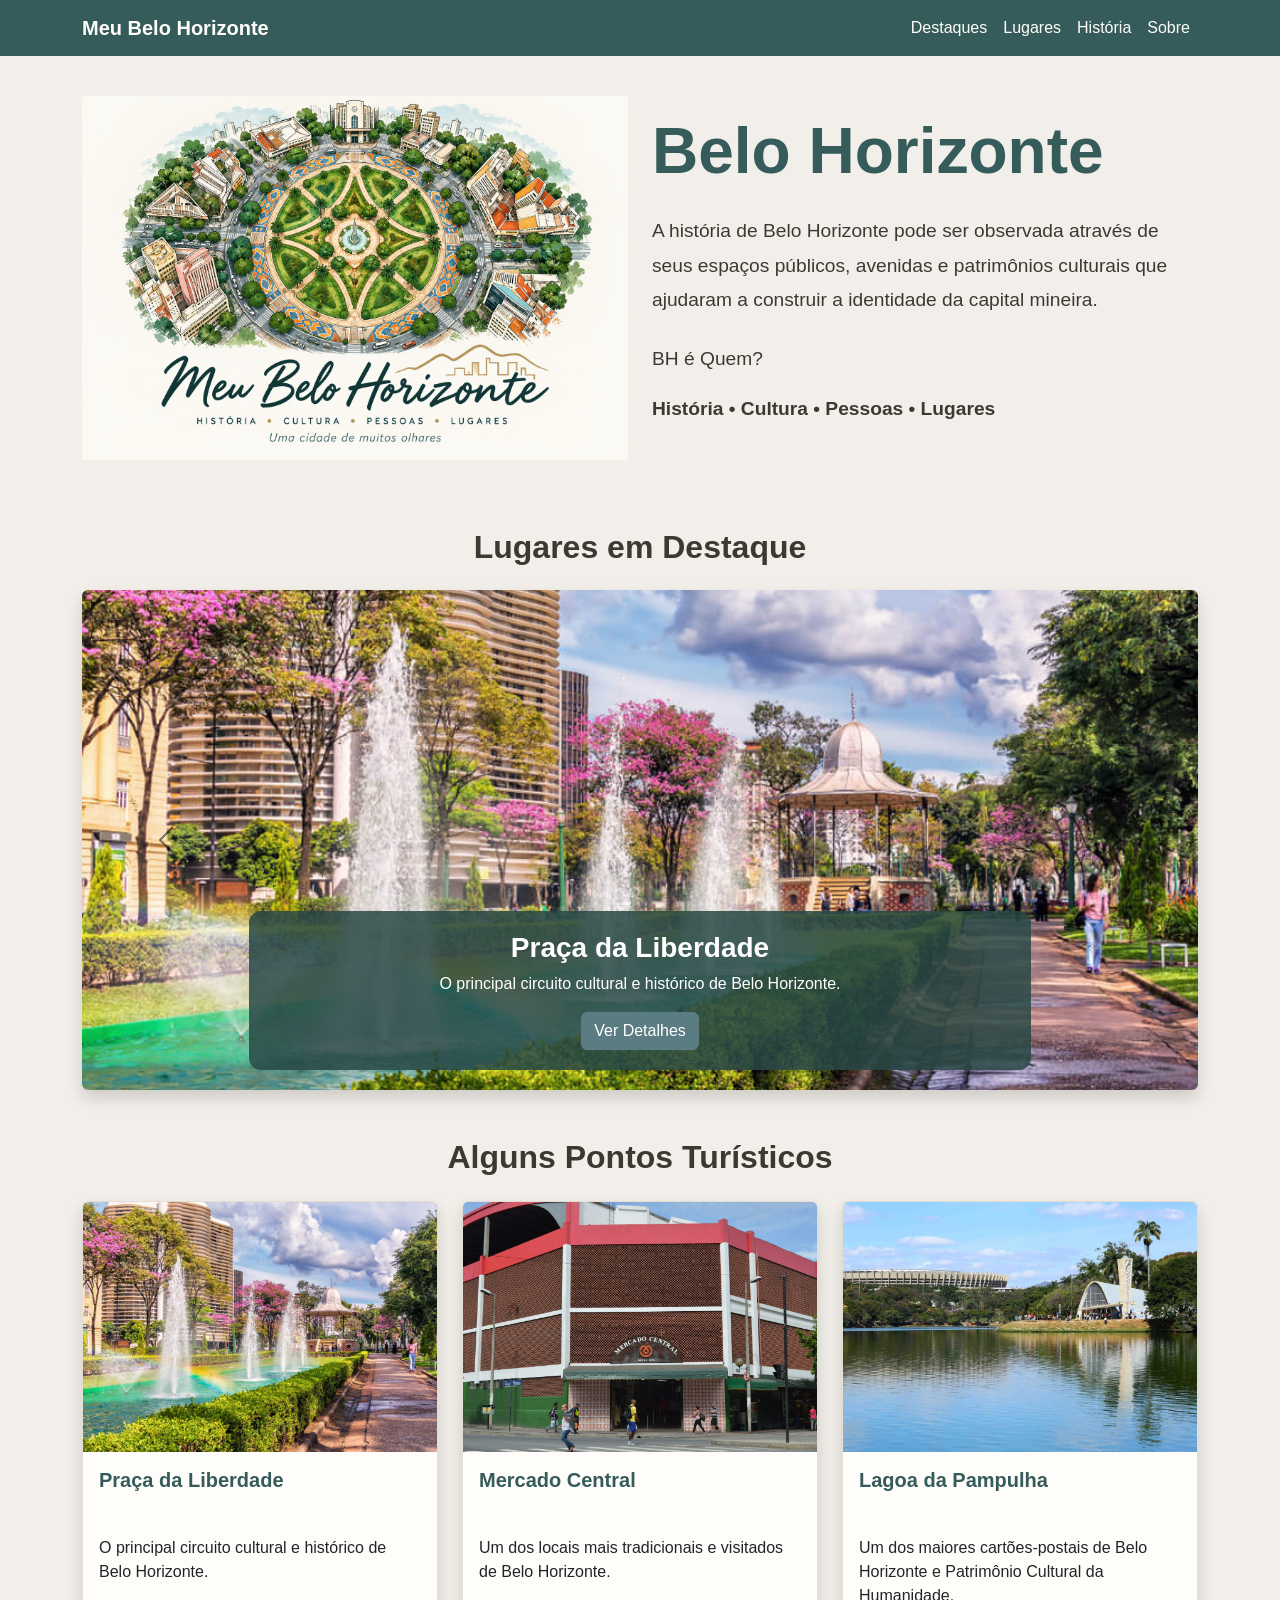
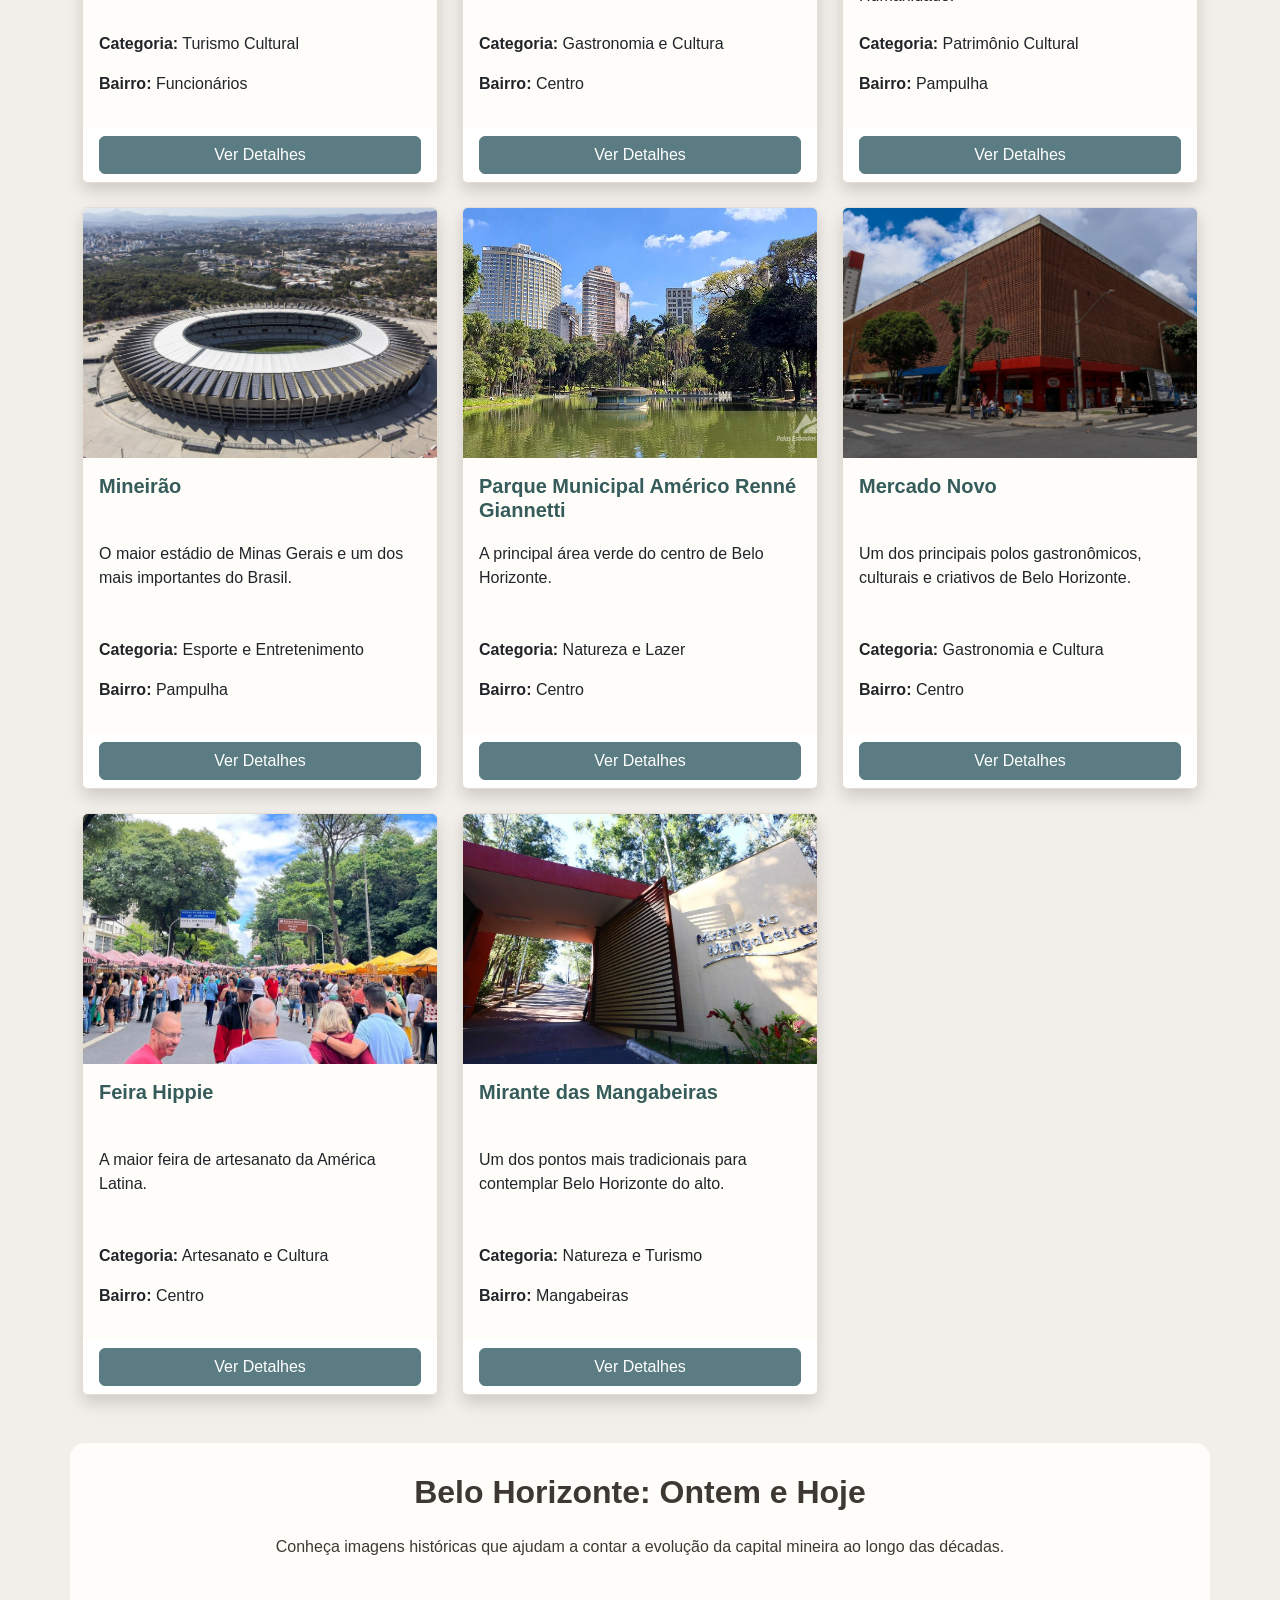
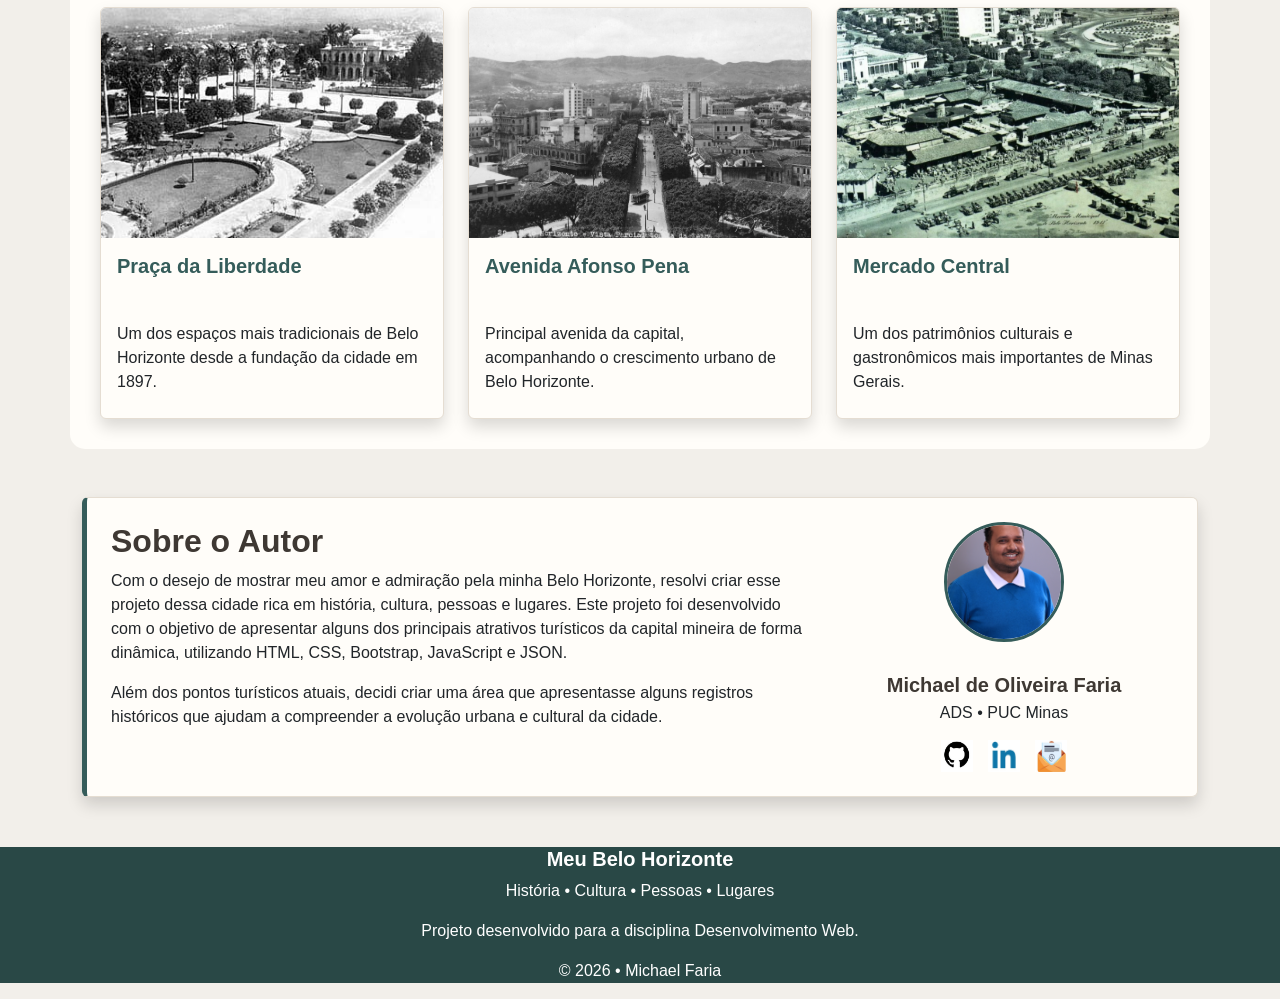
<file: index.html>
<!DOCTYPE html>
<html lang="pt-BR">

<head>

    <meta charset="UTF-8">
    <meta name="viewport" content="width=device-width, initial-scale=1.0">

    <title>BH</title>

    <!-- Bootstrap -->
    <link
        href="https://cdn.jsdelivr.net/npm/bootstrap@5.3.7/dist/css/bootstrap.min.css"
        rel="stylesheet">

    <!-- CSS -->
    <link
        rel="stylesheet"
        href="./assets/css/styles.css">

</head>

<body>

    <!-- ==========================
         CABEÇALHO
    =========================== -->

    <nav class="navbar navbar-expand-lg navbar-dark">

        <div class="container">

            <a class="navbar-brand fw-bold"
                href="index.html">

                Meu Belo Horizonte

            </a>

            <button
                class="navbar-toggler"
                type="button"
                data-bs-toggle="collapse"
                data-bs-target="#menuPrincipal">

                <span class="navbar-toggler-icon"></span>

            </button>

            <div
                class="collapse navbar-collapse"
                id="menuPrincipal">

                <ul class="navbar-nav ms-auto">

                    <li class="nav-item">
                        <a class="nav-link"
                            href="#destaques">
                            Destaques
                        </a>
                    </li>

                    <li class="nav-item">
                        <a class="nav-link"
                            href="#lugares">
                            Lugares
                        </a>
                    
                    </li>

                    <li class="nav-item">
                        <a class="nav-link"
                            href="#ontem-hoje">
                            História
                        </a>
                    </li>

                    <li class="nav-item">
                        <a class="nav-link"
                            href="#autor">
                            Sobre
                        </a>
                    </li>

                </ul>

            </div>

        </div>

    </nav>

    <!-- ==========================
         Logo e Banner
    =========================== -->

<section class="meubh-logo">

    <div class="container">

        <div class="row align-items-center">

            <div class="col-lg-6 text-center">

                <img
                    src="./assets/imagens/logo/Logo.png"
                    alt="Meu Belo Horizonte"
                    class="meubh-logo-img">

            </div>

            <div class="col-lg-6">

                <h1 class="display-4 fw-bold">

                    Belo Horizonte

                </h1>

                <p class="lead mt-4">

                    A história de Belo Horizonte pode ser
                    observada através de seus espaços
                    públicos, avenidas e patrimônios
                    culturais que ajudaram a construir a
                    identidade da capital mineira.

                </p>

                <p class="lead mt-4">

                    BH é Quem?

                </p>

                <p class="mt-3">

                    <strong>
                        História • Cultura • Pessoas • Lugares
                    </strong>

                </p>

            </div>

        </div>

    </div>

</section>

    <!-- ==========================
         DESTAQUES
    =========================== -->

    <section
        id="destaques"
        class="container mt-5">

        <h2 class="text-center mb-4 fw-bold">

            Lugares em Destaque

        </h2>

        <div id="carouselDestaques"
            class="carousel slide shadow rounded overflow-hidden"
            data-bs-ride="carousel">

            <div class="carousel-inner"
                id="carousel-container">

                <!-- app.js -->

            </div>

            <button
                class="carousel-control-prev"
                type="button"
                data-bs-target="#carouselDestaques"
                data-bs-slide="prev">

                <span
                    class="carousel-control-prev-icon">
                </span>

            </button>

            <button
                class="carousel-control-next"
                type="button"
                data-bs-target="#carouselDestaques"
                data-bs-slide="next">

                <span
                    class="carousel-control-next-icon">
                </span>

            </button>

        </div>

    </section>

    <!-- ==========================
         TODOS OS LUGARES
    =========================== -->

    <section
        id="lugares"
        class="container mt-5">

        <h2 class="text-center mb-4 fw-bold">

            Alguns Pontos Turísticos

        </h2>

        <div
            id="product-list"
            class="row g-4">

            <!-- app.js -->

        </div>

    </section>

<!-- ==========================
     BH: ONTEM E HOJE
========================== -->

<section id="ontem-hoje" class="container mt-5 mb-5">

    <h2 class="text-center mb-4 fw-bold">
        Belo Horizonte: Ontem e Hoje
    </h2>

    <p class="text-center mb-5">
        Conheça imagens históricas que ajudam a contar
        a evolução da capital mineira ao longo das décadas.
    </p>

    <div class="row g-4">

        <!-- Praça da Liberdade -->

        <div class="col-md-4">

            <div class="card h-100 shadow">

                <img
                    src="./assets/imagens/historicas/pracalb.jpg"
                    class="card-img-top"
                    alt="Praça da Liberdade antiga">

                <div class="card-body">

                    <h5 class="card-title">
                        Praça da Liberdade
                    </h5>

                    <p class="card-text">

                        Um dos espaços mais tradicionais
                        de Belo Horizonte desde a fundação
                        da cidade em 1897.

                    </p>

                </div>

            </div>

        </div>

        <!-- Avenida Afonso Pena -->

        <div class="col-md-4">

            <div class="card h-100 shadow">

                <img
                    src="./assets/imagens/historicas/Afonso.jpg"
                    class="card-img-top"
                    alt="Avenida Afonso Pena antiga">

                <div class="card-body">

                    <h5 class="card-title">
                        Avenida Afonso Pena
                    </h5>

                    <p class="card-text">

                        Principal avenida da capital,
                        acompanhando o crescimento
                        urbano de Belo Horizonte.

                    </p>

                </div>

            </div>

        </div>

        <!-- Mercado Central -->

        <div class="col-md-4">

            <div class="card h-100 shadow">

                <img
                    src="./assets/imagens/historicas/Mercado.jpg"
                    class="card-img-top"
                    alt="Mercado Central antigo">

                <div class="card-body">

                    <h5 class="card-title">
                        Mercado Central
                    </h5>

                    <p class="card-text">

                        Um dos patrimônios culturais e
                        gastronômicos mais importantes
                        de Minas Gerais.

                    </p>

                </div>

            </div>

        </div>

    </div>

</section>

    <!-- ==========================
         SOBRE O DESENVOLVEDOR
    =========================== -->

    <section id="autor" class="container mt-5 mb-5">

    <div class="card shadow p-4">

        <div class="row">

            <!-- COLUNA ESQUERDA -->

            <div class="col-lg-8">

                <h2>

                    Sobre o Autor

                </h2>

                <p>

                    Com o desejo de mostrar meu amor e 
                    admiração pela minha Belo Horizonte,
                    resolvi criar esse projeto dessa
                    cidade rica em história, cultura,
                    pessoas e lugares.
                    Este projeto foi desenvolvido com o
                    objetivo de apresentar alguns dos
                    principais atrativos turísticos da
                    capital mineira de forma dinâmica,
                    utilizando HTML, CSS, Bootstrap,
                    JavaScript e JSON.

                </p>

                <p>

                    Além dos pontos turísticos atuais,
                    decidi criar uma área que apresentasse
                    alguns registros históricos que ajudam
                    a compreender a evolução urbana e
                    cultural da cidade.

                </p>

            </div>

            <!-- COLUNA DIREITA -->

            <div class="col-lg-4 text-center">

                <img
                    src="./assets/imagens/rodape/michaelfaria.JPG"
                    alt="Michael de Oliveira Faria"
                    class="autor-foto">

                <h5 class="mt-3">

                    Michael de Oliveira Faria

                </h5>

                <p class="curso">
                     ADS • PUC Minas
                </p>

            <div class="redes">

                <a
                    href="https://github.com/michaelofaria"
                    target="_blank">

                <img
                    src="./assets/imagens/rodape/git.jpg"
                    alt="GitHub">

                </a>

                <a
                    href="https://www.linkedin.com/in/miichael-faria/"
                    target="_blank">

                <img
                    src="./assets/imagens/rodape/Linkedin.jpg"
                    alt="LinkedIn">

                </a>

                <a
                    href="mailto:michael.ofari@gmail.com">

                <img
                    src="./assets/imagens/rodape/Email.jpg"
                    alt="E-mail">

                </a>

            </div>

        </div>

    </div>

</section>

    <!-- ==========================
         RODAPÉ
    =========================== -->

    <footer>

    <div class="container text-center">

        <h5>

            Meu Belo Horizonte

        </h5>

        <p>

            História • Cultura • Pessoas • Lugares

        </p>

        <p>

            Projeto desenvolvido para a disciplina
            Desenvolvimento Web.

        </p>

        <p>

            © 2026 • Michael Faria

        </p>

    </div>

    </footer>

    <!-- Bootstrap JS -->

    <script
        src="https://cdn.jsdelivr.net/npm/bootstrap@5.3.7/dist/js/bootstrap.bundle.min.js">
    </script>

    <!-- App -->

    <script src="./assets/js/app.js"></script>

</body>

</html>
</file>
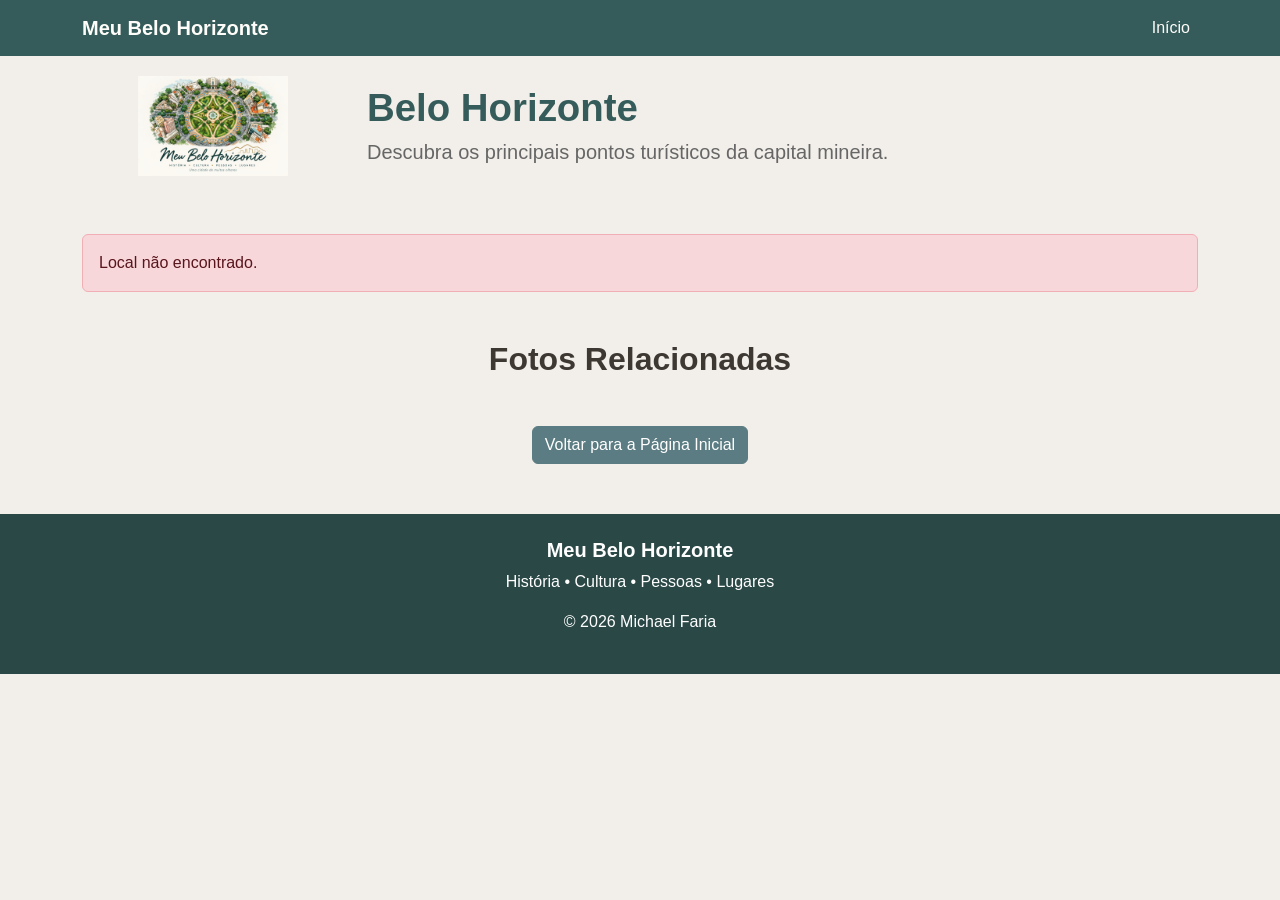
<file: detalhes.html>
<!DOCTYPE html>
<html lang="pt-BR">

<head>

    <meta charset="UTF-8">
    <meta name="viewport" content="width=device-width, initial-scale=1.0">

    <title>Detalhes do Local</title>

    <!-- Bootstrap -->

    <link
        href="https://cdn.jsdelivr.net/npm/bootstrap@5.3.7/dist/css/bootstrap.min.css"
        rel="stylesheet">

    <!-- CSS -->

    <link
        rel="stylesheet"
        href="./assets/css/styles.css">

</head>


<body>

    <!-- ==========================
         CABEÇALHO
    =========================== -->

    <nav class="navbar navbar-expand-lg navbar-dark">

        <div class="container">

            <a
                class="navbar-brand fw-bold"
                href="index.html">

                Meu Belo Horizonte

            </a>

            <button
                class="navbar-toggler"
                type="button"
                data-bs-toggle="collapse"
                data-bs-target="#menuPrincipal">

                <span class="navbar-toggler-icon">
                </span>

            </button>

            <div
                class="collapse navbar-collapse"
                id="menuPrincipal">

                <ul class="navbar-nav ms-auto">

                    <li class="nav-item">

                        <a
                            class="nav-link"
                            href="index.html">

                            Início

                        </a>

                    </li>

                </ul>

            </div>

        </div>

    </nav>


    <!-- ==========================
         Logo e Banner
    =========================== -->

<section class="detalhe-topo">

    <div class="container">

        <div class="row align-items-center">

            <div class="col-md-3 text-center">

                <img
                    src="./assets/imagens/logo/Logo.png"
                    alt="Meu Belo Horizonte"
                    class="detalhe-logo">

            </div>

            <div class="col-md-9">

                <h1 id="titulo-detalhe">

                    Belo Horizonte

                </h1>

                <p
                    id="subtitulo-detalhe"
                    class="lead">

                    Descubra os principais pontos turísticos da capital mineira.

                </p>

            </div>

        </div>

    </div>

</section>

    <!-- ==========================
         DETALHES DO LOCAL
    =========================== -->

    <main class="container my-5">

        <section id="product-details">

            <!-- app.js -->

        </section>

        <!-- ==========================
             GALERIA
        =========================== -->

        <section class="mt-5">

            <h2 class="text-center mb-4">

                Fotos Relacionadas

            </h2>

            <div
                id="galeria-fotos"
                class="row g-4">

                <!-- app.js -->

            </div>

        </section>

        <!-- ==========================
             VOLTAR
        =========================== -->

        <div class="text-center mt-5">

            <a
                href="index.html"
                class="btn btn-primary">

                Voltar para a Página Inicial

            </a>

        </div>

    </main>

    <!-- ==========================
         RODAPÉ
    =========================== -->

    <footer class="text-center p-4">

        <div class="container">

            <h5>

                Meu Belo Horizonte

            </h5>

            <p>

                História • Cultura • Pessoas • Lugares

            </p>

            <p>

                © 2026 Michael Faria

            </p>

        </div>

    </footer>

    <!-- Bootstrap -->

    <script
        src="https://cdn.jsdelivr.net/npm/bootstrap@5.3.7/dist/js/bootstrap.bundle.min.js">
    </script>

    <!-- App -->

    <script src="./assets/js/app.js"></script>

</body>

</html>
</file>
<file: assets/css/styles.css>
/* ==================================
   GERAL
================================== */

body {
    font-family: Arial, sans-serif;
    background-color: #F2EFEA;
    color: #3E3833;
    margin: 0;
    padding: 0;
}

/* ==================================
   NAVBAR
================================== */

.navbar {
    background-color: #355C5A !important;
}

.navbar-brand,
.nav-link {
    color: #FFFDF9 !important;
}

.nav-link:hover {
    color: #E6D3B1 !important;
}

/* ==================================
   LOGO MEU BH
================================== */

.meubh-logo {

    padding: 40px 20px 20px;

}

.meubh-logo-img {

    width: 100%;
    max-width: 900px;
    height: auto;

}

.meubh-logo h1 {

    color: #355C5A;
    font-weight: 700;
    font-size: 4rem;

}

.meubh-logo p {

    font-size: 1.2rem;
    line-height: 1.8;

}

/* ==================================
   BANNER TEXTO
================================== */

.banner-apresentacao {

    background-color: transparent;
    padding: 30px;
    text-align: center;

}

.banner-apresentacao h1 {

    font-size: 3rem;
    color: #355C5A;
    font-weight: 700;

}

.banner-apresentacao p {

    font-size: 1.1rem;
    max-width: 800px;
    margin: auto;

}

/* ==================================
   TÍTULOS
================================== */

h1,
h2,
h3,
h4,
h5 {
    color: #3E3833;
    font-weight: 600;
}

/* ==================================
   CAROUSEL
================================== */

.carousel {

    border-radius: 15px;
    overflow: hidden;

}

.carousel-img {

    width: 100%;
    height: 500px;
    object-fit: cover;

}

.carousel-caption {

    background: rgba(41, 72, 70, 0.85);
    padding: 20px;
    border-radius: 12px;

}

.carousel-caption h3,
.carousel-caption p {

    color: white;

}

.carousel-control-prev-icon,
.carousel-control-next-icon {

    filter: invert(100%);

}

/* ==================================
   BOTÕES
================================== */

.btn-primary {

    background-color: #5B7C82;
    border-color: #5B7C82;

}

.btn-primary:hover {

    background-color: #486970;
    border-color: #486970;

}

.btn-outline-primary {

    color: #5B7C82;
    border-color: #5B7C82;

}

.btn-outline-primary:hover {

    background-color: #5B7C82;
    color: white;

}

/* ==================================
   CARDS DOS LUGARES
================================== */

.card {

    border: 1px solid #E5DDD2;
    background-color: #FFFDF9;
    transition: 0.3s ease;

}

.card:hover {

    transform: translateY(-5px);
    box-shadow: 0 6px 20px rgba(0, 0, 0, 0.15);

}

.card-img-top {

    height: 250px;
    object-fit: cover;

}

.card-title {

    color: #355C5A;
    min-height: 60px;
    font-size: 1.25rem;

}

.card-text {

    min-height: 80px;

}

.card-footer {

    background: transparent;

}

/* ==================================
   SEÇÃO HISTÓRICA
================================== */

#ontem-hoje {

    background-color: #FFFDF9;
    padding: 30px;
    border-radius: 15px;

}

#ontem-hoje img {

    height: 230px;
    object-fit: cover;

}

#ontem-hoje .card-title {

    color: #355C5A;

}

/* ==================================
   DETALHES
================================== */

#product-details .card {

    border: none;

}

#product-details img {

    width: 100%;
    min-height: 450px;
    object-fit: cover;

}

#product-details .card-title {

    color: #355C5A;
    margin-bottom: 20px;

}

/* ==================================
   GALERIA DE FOTOS
================================== */

#galeria-fotos img {

    height: 250px;
    object-fit: cover;

}

#galeria-fotos .card {

    transition: 0.3s ease;

}

#galeria-fotos .card:hover {

    transform: translateY(-5px);

}

/* ==================================
   SOBRE O DESENVOLVEDOR
================================== */

#autor .card {

    background-color: #FFFDF9;
    border-left: 5px solid #355C5A;

}

.autor-foto {

    width: 120px;
    height: 120px;
    object-fit: cover;
    border-radius: 50%;
    border: 3px solid #355C5A;
    margin-bottom: 15px;

}

.redes p {

    margin-bottom: 8px;

}

#autor h5 {

    margin-top: 10px;
    margin-bottom: 4px;

}

.curso {
    
    margin-bottom: 15px;

}

.redes {

    display: flex;
    justify-content: center;
    gap: 15px;
    margin-top: 15px;

}

.redes img {

    width: 32px;
    height: 32px;
    transition: 0.3s ease;

}

.redes img:hover {

    transform: scale(1.15);

}

/* ==================================
   FOOTER
================================== */

footer {

    background-color: #294846 !important;
    color: white;
    margin-top: 50px;

}

footer h5 {

    color: white;

}

/* ==================================
   TOPO DETALHES
================================== */

.detalhe-topo {

    padding: 20px 0 10px;

}

.detalhe-logo {

    width: 100%;

    max-width: 150px;

    height: auto;

}

#titulo-detalhe {

    color: #355C5A;

    font-size: 2.4rem;

    font-weight: 700;

    margin-bottom: 5px;

}

#subtitulo-detalhe {

    color: #666;

    margin-bottom: 0;

}

/* ==================================
   MOBILE
================================== */

@media (max-width: 991px) {

    .meubh-logo {

        text-align: center;

    }

    .meubh-logo-img {

        max-width: 450px;
        margin-bottom: 25px;

    }

}
</file>
